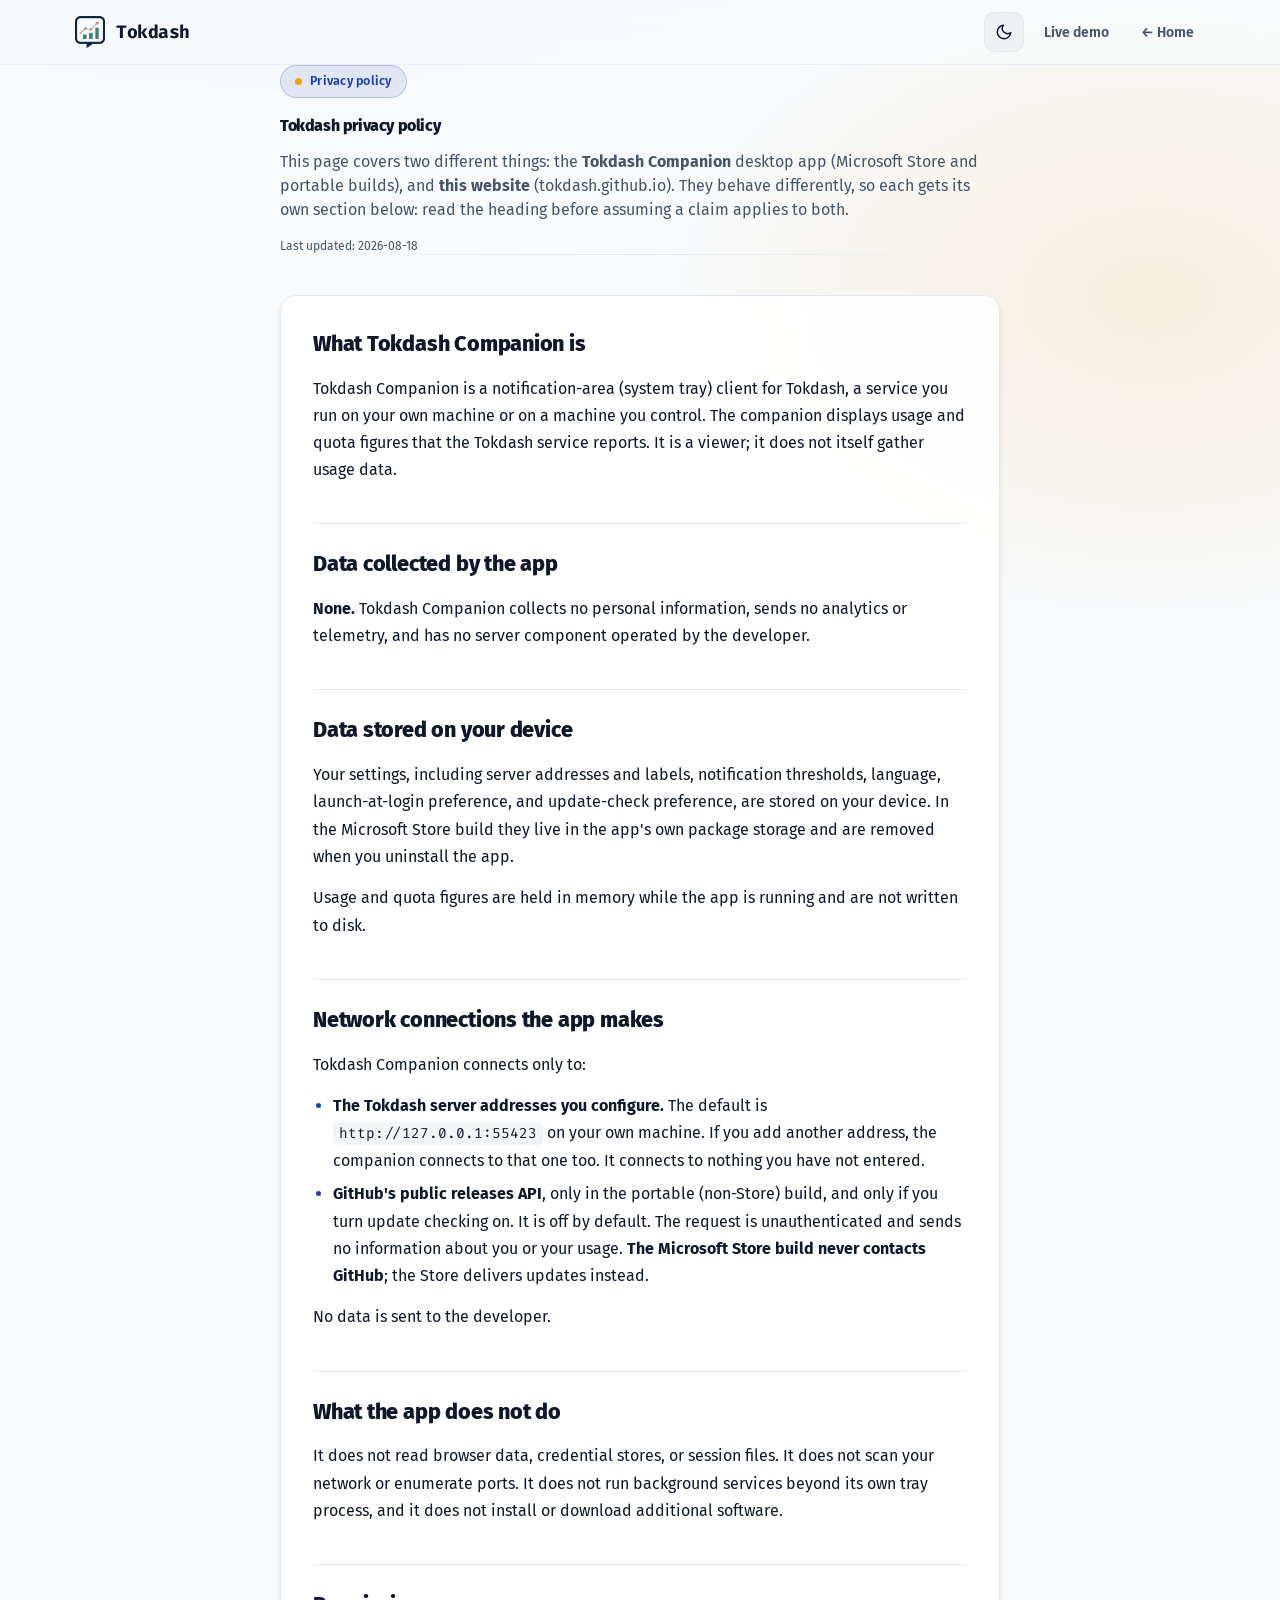
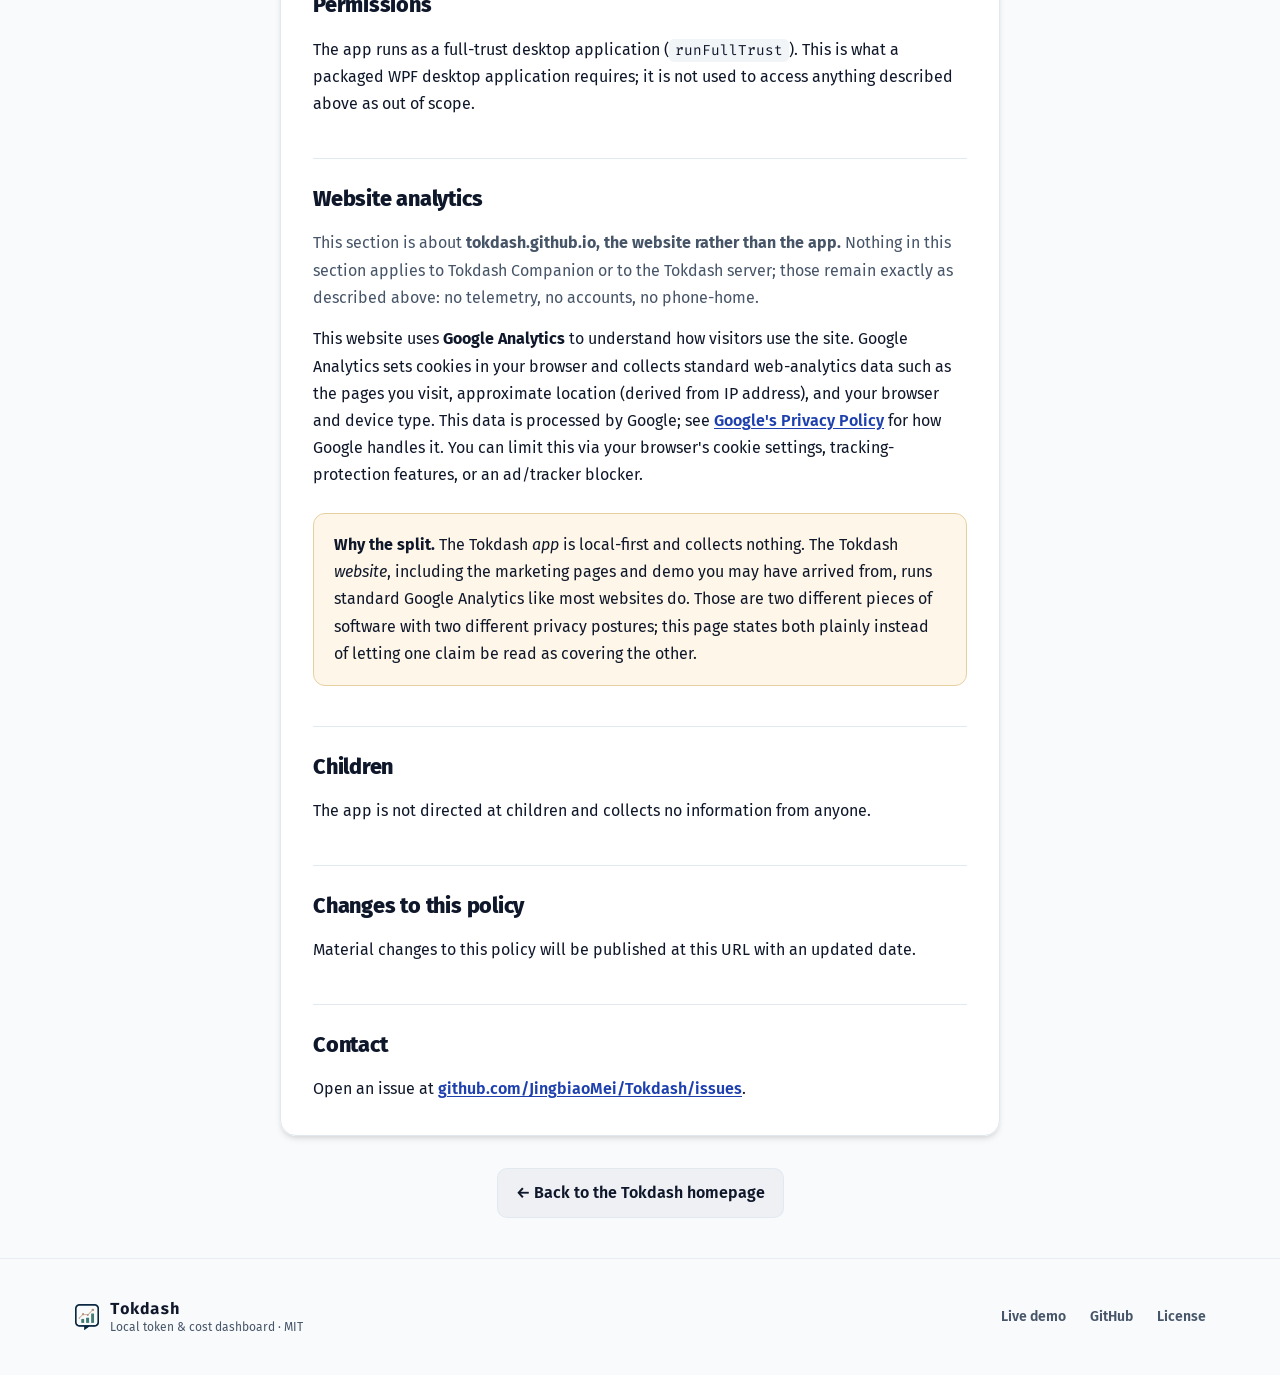
<file: privacy/index.html>
<!DOCTYPE html>
<html lang="en">
<head>
  <meta charset="UTF-8" />
  <meta name="viewport" content="width=device-width, initial-scale=1.0" />
  <meta name="theme-color" content="#1E40AF" />

  <title>Privacy Policy: Tokdash</title>
  <meta name="description" content="Privacy policy for Tokdash Companion (the desktop tray/menu-bar app) and for the tokdash.github.io website. Covers what data each one collects, and what it does not." />

  <link rel="icon" href="/static/icons/icon-192.png" sizes="192x192" />
  <link rel="canonical" href="https://tokdash.github.io/privacy/" />

  <!-- Open Graph -->
  <meta property="og:type" content="website" />
  <meta property="og:title" content="Privacy Policy: Tokdash" />
  <meta property="og:description" content="What Tokdash Companion collects (nothing) and what tokdash.github.io collects (standard website analytics)." />
  <meta property="og:url" content="https://tokdash.github.io/privacy/" />
  <meta property="og:image" content="https://tokdash.github.io/static/icons/icon-512.png" />
  <meta name="twitter:card" content="summary_large_image" />

  <!-- Fonts (Design System: Fira Code / Fira Sans) -->
  <link rel="preconnect" href="https://fonts.googleapis.com" />
  <link rel="preconnect" href="https://fonts.gstatic.com" crossorigin />
  <link href="https://fonts.googleapis.com/css2?family=Fira+Code:wght@400;500;600;700&family=Fira+Sans:wght@300;400;500;600;700&display=swap" rel="stylesheet" />

  <!-- Tailwind: prebuilt static CSS shared with the rest of the site -->
  <link rel="stylesheet" href="/static/landing.css" />
  <link rel="stylesheet" href="/static/lenis.css" />

  <!-- Avoid theme flash: set the class before paint (mirrors index.html) -->
  <script>
    (function () {
      document.documentElement.classList.add('js');
      try {
        var saved = localStorage.getItem('tokdash-site-theme');
        var dark = saved ? saved === 'dark'
          : (window.matchMedia && window.matchMedia('(prefers-color-scheme: dark)').matches);
        if (dark) document.documentElement.classList.add('dark');
      } catch (e) {}
    })();
  </script>

  <style>
    /* ---- Design tokens (mirrored from index.html) ---- */
    :root {
      --color-primary: #1E40AF;
      --color-secondary: #3B82F6;
      --color-cta: #F59E0B;
      --color-bg: #F8FAFC;
      --color-text: #0F172A;
      --color-muted: #475569;
      --color-border: #E2E8F0;
      --color-cost: #0F766E;
      --radius-md: 12px;
      --radius-lg: 16px;
      --t-fast: 180ms;
      --shadow-sm: 0 1px 2px rgba(0,0,0,0.05);
      --shadow-md: 0 8px 24px rgba(15, 23, 42, 0.08);
    }

    /* ---- Lenis smooth scroll ---- */
    html.lenis, html.lenis body { height: auto; }
    html, html.lenis { scroll-behavior: auto !important; }
    .lenis.lenis-smooth { scroll-behavior: auto !important; }
    .lenis.lenis-smooth [data-lenis-prevent] { overscroll-behavior: contain; }
    .lenis.lenis-stopped { overflow: clip; }
    .lenis.lenis-smooth iframe { pointer-events: none; }
    header, .card {
      transform: translateZ(0);
      -webkit-transform: translateZ(0);
    }
    html.dark {
      --color-primary: #60A5FA;
      --color-secondary: #93C5FD;
      --color-cta: #FBBF24;
      --color-bg: #0F172A;
      --color-text: #E2E8F0;
      --color-muted: #94A3B8;
      --color-border: #334155;
      --color-cost: #34D399;
      --shadow-sm: 0 1px 2px rgba(0,0,0,0.4);
      --shadow-md: 0 8px 24px rgba(0,0,0,0.4);
    }

    html, body { min-height: 100%; overflow-x: clip; }
    html { scroll-behavior: smooth; }

    body {
      font-family: "Fira Sans", ui-sans-serif, system-ui, -apple-system, Segoe UI, Roboto, Arial, "Noto Sans";
      background: radial-gradient(1200px 600px at 20% -10%, rgba(59,130,246,0.16), transparent 65%),
                  radial-gradient(900px 600px at 90% 10%, rgba(245,158,11,0.12), transparent 55%),
                  var(--color-bg);
      color: var(--color-text);
      -webkit-font-smoothing: antialiased;
    }
    html.dark body {
      background: radial-gradient(1200px 600px at 20% -10%, rgba(59,130,246,0.10), transparent 65%),
                  radial-gradient(900px 600px at 90% 10%, rgba(245,158,11,0.06), transparent 55%),
                  var(--color-bg);
    }

    .mono { font-family: "Fira Code", ui-monospace, SFMono-Regular, Menlo, Monaco, Consolas, monospace; }
    .text-muted { color: var(--color-muted); }

    .surface {
      background: rgba(255, 255, 255, 0.95);
      border: 1px solid var(--color-border);
      border-radius: var(--radius-lg);
      box-shadow: 0 4px 6px -1px rgba(0,0,0,0.1), 0 2px 4px -1px rgba(0,0,0,0.06);
    }
    html.dark .surface {
      background: rgba(30, 41, 59, 0.9);
      border-color: #334155;
      box-shadow: 0 4px 6px -1px rgba(0,0,0,0.3), 0 2px 4px -1px rgba(0,0,0,0.2);
    }

    .btn {
      display: inline-flex; align-items: center; justify-content: center; gap: 10px;
      border-radius: 10px; padding: 12px 18px; min-height: 48px;
      font-weight: 600; cursor: pointer; user-select: none; white-space: nowrap;
      transition: transform var(--t-fast) ease, box-shadow var(--t-fast) ease, background var(--t-fast) ease, border-color var(--t-fast) ease;
      text-decoration: none;
    }
    .btn-ghost {
      background: rgba(15, 23, 42, 0.04); color: var(--color-text);
      border: 1px solid rgba(226,232,240,0.9);
    }
    .btn-ghost:hover { background: rgba(15, 23, 42, 0.08); transform: translateY(-1px); border-color: rgba(30,64,175,0.3); }
    html.dark .btn-ghost { background: rgba(148,163,184,0.08); border-color: #475569; }
    html.dark .btn-ghost:hover { background: rgba(148,163,184,0.15); border-color: rgba(96,165,250,0.4); }

    .site-nav {
      position: sticky; top: 0; z-index: 50;
      backdrop-filter: blur(14px);
      background: color-mix(in srgb, var(--color-bg) 78%, transparent);
      border-bottom: 1px solid color-mix(in srgb, var(--color-border) 70%, transparent);
    }
    .nav-link {
      font-size: 14px; font-weight: 600; color: var(--color-muted);
      padding: 8px 12px; border-radius: 8px; transition: color var(--t-fast) ease, background var(--t-fast) ease;
    }
    .nav-link:hover { color: var(--color-text); background: rgba(30,64,175,0.06); }

    .divider-grad { height: 1px; background: linear-gradient(90deg, transparent, var(--color-border), transparent); }

    .chip {
      display: inline-flex; align-items: center; gap: 8px;
      padding: 6px 14px; border-radius: 999px; font-size: 12.5px; font-weight: 600;
      letter-spacing: 0.02em; color: var(--color-primary);
      background: color-mix(in srgb, var(--color-primary) 10%, transparent);
      border: 1px solid color-mix(in srgb, var(--color-primary) 24%, transparent);
    }

    /* ---- Policy article typography (page-local; not part of shared landing.css) ---- */
    .policy h2 {
      font-size: 1.35rem; font-weight: 800; letter-spacing: -0.01em;
      margin-top: 2.5rem; padding-top: 1.5rem;
      border-top: 1px solid var(--color-border);
    }
    .policy h2:first-of-type { margin-top: 0; padding-top: 0; border-top: none; }
    .policy p { margin-top: 0.9rem; line-height: 1.7; color: var(--color-text); }
    .policy p.lede { color: var(--color-muted); }
    .policy ul { margin-top: 0.9rem; padding-left: 1.25rem; line-height: 1.7; }
    .policy li { list-style: disc; margin-top: 0.4rem; }
    .policy li::marker { color: var(--color-primary); }
    .policy a { color: var(--color-primary); font-weight: 600; text-decoration: underline; text-underline-offset: 2px; }
    .policy code {
      font-family: "Fira Code", monospace; font-size: 0.9em;
      background: color-mix(in srgb, var(--color-border) 45%, transparent);
      padding: 0.15em 0.4em; border-radius: 5px;
    }
    .policy strong { font-weight: 700; }

    .callout {
      border-radius: var(--radius-md);
      border: 1px solid color-mix(in srgb, var(--color-primary) 26%, var(--color-border));
      background: color-mix(in srgb, var(--color-primary) 7%, transparent);
      padding: 1.1rem 1.25rem;
      margin-top: 1.5rem;
    }
    .callout p { margin-top: 0; }
    .callout p + p { margin-top: 0.6rem; }

    .callout-amber {
      border-color: color-mix(in srgb, var(--color-cta) 34%, var(--color-border));
      background: color-mix(in srgb, var(--color-cta) 9%, transparent);
    }
  </style>
</head>
<body>

  <header class="site-nav">
    <div class="max-w-[1180px] mx-auto px-4 sm:px-6 h-16 flex items-center justify-between gap-4">
      <a href="/" class="flex items-center gap-2.5 shrink-0">
        <img src="/static/icons/logo.png" alt="Tokdash logo" width="32" height="32" style="width:32px;height:32px;object-fit:contain;" />
        <span class="mono text-lg font-extrabold tracking-tight">Tokdash</span>
      </a>
      <div class="flex items-center gap-2">
        <button id="themeToggle" class="btn btn-ghost" style="min-height:40px;padding:8px 10px;" aria-label="Toggle dark mode">
          <svg id="iconMoon" width="18" height="18" viewBox="0 0 24 24" fill="none" aria-hidden="true"><path d="M21 12.79A9 9 0 1 1 11.21 3 7 7 0 0 0 21 12.79z" stroke="currentColor" stroke-width="2" stroke-linecap="round" stroke-linejoin="round"/></svg>
          <svg id="iconSun" width="18" height="18" viewBox="0 0 24 24" fill="none" aria-hidden="true" style="display:none;"><circle cx="12" cy="12" r="5" stroke="currentColor" stroke-width="2"/><path d="M12 1v2M12 21v2M4.22 4.22l1.42 1.42M18.36 18.36l1.42 1.42M1 12h2M21 12h2M4.22 19.78l1.42-1.42M18.36 5.64l1.42-1.42" stroke="currentColor" stroke-width="2" stroke-linecap="round"/></svg>
        </button>
        <a href="/demo/" class="nav-link">Live demo</a>
        <a href="/" class="nav-link">← Home</a>
      </div>
    </div>
  </header>

  <main>
    <section class="max-w-3xl mx-auto px-4 sm:px-6 pt-12 pb-4">
      <span class="chip"><span class="dot" style="width:7px;height:7px;border-radius:50%;background:var(--color-cta);display:inline-block;"></span> Privacy policy</span>
      <h1 class="text-3xl sm:text-4xl font-extrabold tracking-tight mt-4">Tokdash privacy policy</h1>
      <p class="text-muted mt-3">
        This page covers two different things: the <strong>Tokdash Companion</strong> desktop
        app (Microsoft Store and portable builds), and <strong>this website</strong>
        (tokdash.github.io). They behave differently, so each gets its own section below:
        read the heading before assuming a claim applies to both.
      </p>
      <p class="text-xs text-muted mt-4">Last updated: 2026-08-18</p>
    </section>

    <div class="max-w-3xl mx-auto px-4 sm:px-6"><div class="divider-grad"></div></div>

    <section class="max-w-3xl mx-auto px-4 sm:px-6 py-10">
      <article class="policy surface" style="padding: 2rem;">

        <h2>What Tokdash Companion is</h2>
        <p>
          Tokdash Companion is a notification-area (system tray) client for Tokdash, a
          service you run on your own machine or on a machine you control. The companion
          displays usage and quota figures that the Tokdash service reports. It is a
          viewer; it does not itself gather usage data.
        </p>

        <h2>Data collected by the app</h2>
        <p>
          <strong>None.</strong> Tokdash Companion collects no personal information, sends
          no analytics or telemetry, and has no server component operated by the
          developer.
        </p>

        <h2>Data stored on your device</h2>
        <p>
          Your settings, including server addresses and labels, notification thresholds, language,
          launch-at-login preference, and update-check preference, are stored on your
          device. In the Microsoft Store build they live in the app's own package storage
          and are removed when you uninstall the app.
        </p>
        <p>
          Usage and quota figures are held in memory while the app is running and are not
          written to disk.
        </p>

        <h2>Network connections the app makes</h2>
        <p>Tokdash Companion connects only to:</p>
        <ul>
          <li>
            <strong>The Tokdash server addresses you configure.</strong> The default is
            <code>http://127.0.0.1:55423</code> on your own machine. If you add another
            address, the companion connects to that one too. It connects to nothing you
            have not entered.
          </li>
          <li>
            <strong>GitHub's public releases API</strong>, only in the portable
            (non-Store) build, and only if you turn update checking on. It is off by
            default. The request is unauthenticated and sends no information about you or
            your usage. <strong>The Microsoft Store build never contacts GitHub</strong>;
            the Store delivers updates instead.
          </li>
        </ul>
        <p>No data is sent to the developer.</p>

        <h2>What the app does not do</h2>
        <p>
          It does not read browser data, credential stores, or session files. It does not
          scan your network or enumerate ports. It does not run background services
          beyond its own tray process, and it does not install or download additional
          software.
        </p>

        <h2>Permissions</h2>
        <p>
          The app runs as a full-trust desktop application (<code>runFullTrust</code>).
          This is what a packaged WPF desktop application requires; it is not used to
          access anything described above as out of scope.
        </p>

        <h2>Website analytics</h2>
        <p class="lede">
          This section is about <strong>tokdash.github.io, the website rather than the app.</strong>
          Nothing in this section applies to Tokdash Companion or to the Tokdash server;
          those remain exactly as described above: no telemetry, no accounts, no
          phone-home.
        </p>
        <p>
          This website uses <strong>Google Analytics</strong> to understand how visitors
          use the site. Google Analytics sets cookies in your browser and collects
          standard web-analytics data such as the pages you visit, approximate location
          (derived from IP address), and your browser and device type. This data is
          processed by Google; see
          <a href="https://policies.google.com/privacy" target="_blank" rel="noopener">Google's Privacy Policy</a>
          for how Google handles it. You can limit this via your browser's cookie
          settings, tracking-protection features, or an ad/tracker blocker.
        </p>
        <div class="callout callout-amber">
          <p>
            <strong>Why the split.</strong> The Tokdash <em>app</em> is local-first and
            collects nothing. The Tokdash <em>website</em>, including the marketing pages and demo
            you may have arrived from, runs standard Google Analytics like most websites
            do. Those are two different pieces of software with two different privacy
            postures; this page states both plainly instead of letting one claim be read
            as covering the other.
          </p>
        </div>

        <h2>Children</h2>
        <p>The app is not directed at children and collects no information from anyone.</p>

        <h2>Changes to this policy</h2>
        <p>Material changes to this policy will be published at this URL with an updated date.</p>

        <h2>Contact</h2>
        <p>
          Open an issue at
          <a href="https://github.com/JingbiaoMei/Tokdash/issues" target="_blank" rel="noopener">github.com/JingbiaoMei/Tokdash/issues</a>.
        </p>

      </article>

      <p class="text-center mt-8">
        <a href="/" class="btn btn-ghost">← Back to the Tokdash homepage</a>
      </p>
    </section>
  </main>

  <footer class="border-t" style="border-color: color-mix(in srgb, var(--color-border) 70%, transparent);">
    <div class="max-w-[1180px] mx-auto px-4 sm:px-6 py-10 flex flex-col sm:flex-row items-center justify-between gap-6">
      <div class="flex items-center gap-2.5">
        <img src="/static/icons/logo.png" alt="" width="26" height="26" style="width:26px;height:26px;object-fit:contain;" />
        <div>
          <div class="mono font-extrabold leading-tight">Tokdash</div>
          <div class="text-xs text-muted">Local token &amp; cost dashboard · MIT</div>
        </div>
      </div>
      <nav class="flex flex-wrap items-center justify-center gap-x-6 gap-y-2 text-sm" aria-label="Footer">
        <a href="/demo/" class="nav-link" style="padding:6px 0;">Live demo</a>
        <a href="https://github.com/JingbiaoMei/Tokdash" target="_blank" rel="noopener" class="nav-link" style="padding:6px 0;">GitHub</a>
        <a href="https://github.com/JingbiaoMei/Tokdash/blob/main/LICENSE" target="_blank" rel="noopener" class="nav-link" style="padding:6px 0;">License</a>
      </nav>
    </div>
  </footer>

  <script>
    // ---- Theme toggle (mirrors index.html) ----
    (function () {
      var root = document.documentElement;
      var moon = document.getElementById('iconMoon');
      var sun = document.getElementById('iconSun');
      function sync() {
        var dark = root.classList.contains('dark');
        moon.style.display = dark ? 'none' : 'block';
        sun.style.display = dark ? 'block' : 'none';
      }
      sync();
      document.getElementById('themeToggle').addEventListener('click', function () {
        root.classList.toggle('dark');
        try { localStorage.setItem('tokdash-site-theme', root.classList.contains('dark') ? 'dark' : 'light'); } catch (e) {}
        sync();
      });
    })();
  </script>

  <!-- Lenis Smooth Scrolling -->
  <script src="/static/lenis.min.js"></script>
  <script>
    (function () {
      if (window.matchMedia && window.matchMedia('(prefers-reduced-motion: reduce)').matches) return;
      if (typeof Lenis === 'undefined') return;
      var lenis = new Lenis({
        lerp: 0.12,
        wheelMultiplier: 1.0,
        touchMultiplier: 1.5,
        smoothWheel: true,
      });
      function raf(time) { lenis.raf(time); requestAnimationFrame(raf); }
      requestAnimationFrame(raf);
      window.__lenis = lenis;
    })();
  </script>
</body>
</html>
</file>
<file: static/landing.css>
*,:after,:before{--tw-border-spacing-x:0;--tw-border-spacing-y:0;--tw-translate-x:0;--tw-translate-y:0;--tw-rotate:0;--tw-skew-x:0;--tw-skew-y:0;--tw-scale-x:1;--tw-scale-y:1;--tw-pan-x: ;--tw-pan-y: ;--tw-pinch-zoom: ;--tw-scroll-snap-strictness:proximity;--tw-gradient-from-position: ;--tw-gradient-via-position: ;--tw-gradient-to-position: ;--tw-ordinal: ;--tw-slashed-zero: ;--tw-numeric-figure: ;--tw-numeric-spacing: ;--tw-numeric-fraction: ;--tw-ring-inset: ;--tw-ring-offset-width:0px;--tw-ring-offset-color:#fff;--tw-ring-color:rgba(59,130,246,.5);--tw-ring-offset-shadow:0 0 #0000;--tw-ring-shadow:0 0 #0000;--tw-shadow:0 0 #0000;--tw-shadow-colored:0 0 #0000;--tw-blur: ;--tw-brightness: ;--tw-contrast: ;--tw-grayscale: ;--tw-hue-rotate: ;--tw-invert: ;--tw-saturate: ;--tw-sepia: ;--tw-drop-shadow: ;--tw-backdrop-blur: ;--tw-backdrop-brightness: ;--tw-backdrop-contrast: ;--tw-backdrop-grayscale: ;--tw-backdrop-hue-rotate: ;--tw-backdrop-invert: ;--tw-backdrop-opacity: ;--tw-backdrop-saturate: ;--tw-backdrop-sepia: ;--tw-contain-size: ;--tw-contain-layout: ;--tw-contain-paint: ;--tw-contain-style: }::backdrop{--tw-border-spacing-x:0;--tw-border-spacing-y:0;--tw-translate-x:0;--tw-translate-y:0;--tw-rotate:0;--tw-skew-x:0;--tw-skew-y:0;--tw-scale-x:1;--tw-scale-y:1;--tw-pan-x: ;--tw-pan-y: ;--tw-pinch-zoom: ;--tw-scroll-snap-strictness:proximity;--tw-gradient-from-position: ;--tw-gradient-via-position: ;--tw-gradient-to-position: ;--tw-ordinal: ;--tw-slashed-zero: ;--tw-numeric-figure: ;--tw-numeric-spacing: ;--tw-numeric-fraction: ;--tw-ring-inset: ;--tw-ring-offset-width:0px;--tw-ring-offset-color:#fff;--tw-ring-color:rgba(59,130,246,.5);--tw-ring-offset-shadow:0 0 #0000;--tw-ring-shadow:0 0 #0000;--tw-shadow:0 0 #0000;--tw-shadow-colored:0 0 #0000;--tw-blur: ;--tw-brightness: ;--tw-contrast: ;--tw-grayscale: ;--tw-hue-rotate: ;--tw-invert: ;--tw-saturate: ;--tw-sepia: ;--tw-drop-shadow: ;--tw-backdrop-blur: ;--tw-backdrop-brightness: ;--tw-backdrop-contrast: ;--tw-backdrop-grayscale: ;--tw-backdrop-hue-rotate: ;--tw-backdrop-invert: ;--tw-backdrop-opacity: ;--tw-backdrop-saturate: ;--tw-backdrop-sepia: ;--tw-contain-size: ;--tw-contain-layout: ;--tw-contain-paint: ;--tw-contain-style: }/*! tailwindcss v3.4.19 | MIT License | https://tailwindcss.com*/*,:after,:before{box-sizing:border-box;border:0 solid #e5e7eb}:after,:before{--tw-content:""}:host,html{line-height:1.5;-webkit-text-size-adjust:100%;-moz-tab-size:4;-o-tab-size:4;tab-size:4;font-family:ui-sans-serif,system-ui,sans-serif,Apple Color Emoji,Segoe UI Emoji,Segoe UI Symbol,Noto Color Emoji;font-feature-settings:normal;font-variation-settings:normal;-webkit-tap-highlight-color:transparent}body{margin:0;line-height:inherit}hr{height:0;color:inherit;border-top-width:1px}abbr:where([title]){-webkit-text-decoration:underline dotted;text-decoration:underline dotted}h1,h2,h3,h4,h5,h6{font-size:inherit;font-weight:inherit}a{color:inherit;text-decoration:inherit}b,strong{font-weight:bolder}code,kbd,pre,samp{font-family:ui-monospace,SFMono-Regular,Menlo,Monaco,Consolas,Liberation Mono,Courier New,monospace;font-feature-settings:normal;font-variation-settings:normal;font-size:1em}small{font-size:80%}sub,sup{font-size:75%;line-height:0;position:relative;vertical-align:baseline}sub{bottom:-.25em}sup{top:-.5em}table{text-indent:0;border-color:inherit;border-collapse:collapse}button,input,optgroup,select,textarea{font-family:inherit;font-feature-settings:inherit;font-variation-settings:inherit;font-size:100%;font-weight:inherit;line-height:inherit;letter-spacing:inherit;color:inherit;margin:0;padding:0}button,select{text-transform:none}button,input:where([type=button]),input:where([type=reset]),input:where([type=submit]){-webkit-appearance:button;background-color:transparent;background-image:none}:-moz-focusring{outline:auto}:-moz-ui-invalid{box-shadow:none}progress{vertical-align:baseline}::-webkit-inner-spin-button,::-webkit-outer-spin-button{height:auto}[type=search]{-webkit-appearance:textfield;outline-offset:-2px}::-webkit-search-decoration{-webkit-appearance:none}::-webkit-file-upload-button{-webkit-appearance:button;font:inherit}summary{display:list-item}blockquote,dd,dl,figure,h1,h2,h3,h4,h5,h6,hr,p,pre{margin:0}fieldset{margin:0}fieldset,legend{padding:0}menu,ol,ul{list-style:none;margin:0;padding:0}dialog{padding:0}textarea{resize:vertical}input::-moz-placeholder,textarea::-moz-placeholder{opacity:1;color:#9ca3af}input::placeholder,textarea::placeholder{opacity:1;color:#9ca3af}[role=button],button{cursor:pointer}:disabled{cursor:default}audio,canvas,embed,iframe,img,object,svg,video{display:block;vertical-align:middle}img,video{max-width:100%;height:auto}[hidden]:where(:not([hidden=until-found])){display:none}.\!container{width:100%!important}.container{width:100%}@media (min-width:640px){.\!container{max-width:640px!important}.container{max-width:640px}}@media (min-width:768px){.\!container{max-width:768px!important}.container{max-width:768px}}@media (min-width:1024px){.\!container{max-width:1024px!important}.container{max-width:1024px}}@media (min-width:1280px){.\!container{max-width:1280px!important}.container{max-width:1280px}}@media (min-width:1536px){.\!container{max-width:1536px!important}.container{max-width:1536px}}.visible{visibility:visible}.invisible{visibility:hidden}.collapse{visibility:collapse}.static{position:static}.fixed{position:fixed}.absolute{position:absolute}.relative{position:relative}.sticky{position:sticky}.isolate{isolation:isolate}.mx-auto{margin-left:auto;margin-right:auto}.mb-2{margin-bottom:.5rem}.mb-3{margin-bottom:.75rem}.mb-4{margin-bottom:1rem}.ml-2{margin-left:.5rem}.ml-auto{margin-left:auto}.mt-0\.5{margin-top:.125rem}.mt-1{margin-top:.25rem}.mt-10{margin-top:2.5rem}.mt-12{margin-top:3rem}.mt-2{margin-top:.5rem}.mt-3{margin-top:.75rem}.mt-4{margin-top:1rem}.mt-5{margin-top:1.25rem}.mt-7{margin-top:1.75rem}.mt-8{margin-top:2rem}.block{display:block}.inline-block{display:inline-block}.inline{display:inline}.flex{display:flex}.table{display:table}.grid{display:grid}.hidden{display:none}.h-16{height:4rem}.max-w-2xl{max-width:42rem}.max-w-3xl{max-width:48rem}.max-w-\[1180px\]{max-width:1180px}.max-w-md{max-width:28rem}.max-w-xl{max-width:36rem}.flex-shrink{flex-shrink:1}.shrink-0{flex-shrink:0}.grow{flex-grow:1}.border-collapse{border-collapse:collapse}.transform{transform:translate(var(--tw-translate-x),var(--tw-translate-y)) rotate(var(--tw-rotate)) skewX(var(--tw-skew-x)) skewY(var(--tw-skew-y)) scaleX(var(--tw-scale-x)) scaleY(var(--tw-scale-y))}.resize{resize:both}.grid-cols-2{grid-template-columns:repeat(2,minmax(0,1fr))}.flex-col{flex-direction:column}.flex-wrap{flex-wrap:wrap}.items-center{align-items:center}.justify-center{justify-content:center}.justify-between{justify-content:space-between}.gap-1{gap:.25rem}.gap-10{gap:2.5rem}.gap-12{gap:3rem}.gap-2{gap:.5rem}.gap-2\.5{gap:.625rem}.gap-3{gap:.75rem}.gap-4{gap:1rem}.gap-5{gap:1.25rem}.gap-6{gap:1.5rem}.gap-x-6{-moz-column-gap:1.5rem;column-gap:1.5rem}.gap-y-2{row-gap:.5rem}.space-y-4>:not([hidden])~:not([hidden]){--tw-space-y-reverse:0;margin-top:calc(1rem*(1 - var(--tw-space-y-reverse)));margin-bottom:calc(1rem*var(--tw-space-y-reverse))}.space-y-5>:not([hidden])~:not([hidden]){--tw-space-y-reverse:0;margin-top:calc(1.25rem*(1 - var(--tw-space-y-reverse)));margin-bottom:calc(1.25rem*var(--tw-space-y-reverse))}.overflow-hidden{overflow:hidden}.text-wrap{text-wrap:wrap}.rounded-md{border-radius:.375rem}.border{border-width:1px}.border-t{border-top-width:1px}.p-4{padding:1rem}.p-6{padding:1.5rem}.p-8{padding:2rem}.px-2\.5{padding-left:.625rem;padding-right:.625rem}.px-4{padding-left:1rem;padding-right:1rem}.py-1{padding-top:.25rem;padding-bottom:.25rem}.py-10{padding-top:2.5rem;padding-bottom:2.5rem}.py-14{padding-top:3.5rem;padding-bottom:3.5rem}.pb-10{padding-bottom:2.5rem}.pb-8{padding-bottom:2rem}.pt-14{padding-top:3.5rem}.text-center{text-align:center}.text-2xl{font-size:1.5rem;line-height:2rem}.text-\[11px\]{font-size:11px}.text-\[15px\]{font-size:15px}.text-\[2\.4rem\]{font-size:2.4rem}.text-base{font-size:1rem;line-height:1.5rem}.text-lg{font-size:1.125rem;line-height:1.75rem}.text-sm{font-size:.875rem;line-height:1.25rem}.text-xs{font-size:.75rem;line-height:1rem}.font-bold{font-weight:700}.font-extrabold{font-weight:800}.font-semibold{font-weight:600}.uppercase{text-transform:uppercase}.leading-\[1\.08\]{line-height:1.08}.leading-tight{line-height:1.25}.tracking-tight{letter-spacing:-.025em}.underline{text-decoration-line:underline}.antialiased{-webkit-font-smoothing:antialiased;-moz-osx-font-smoothing:grayscale}.shadow{--tw-shadow:0 1px 3px 0 rgba(0,0,0,.1),0 1px 2px -1px rgba(0,0,0,.1);--tw-shadow-colored:0 1px 3px 0 var(--tw-shadow-color),0 1px 2px -1px var(--tw-shadow-color);box-shadow:var(--tw-ring-offset-shadow,0 0 #0000),var(--tw-ring-shadow,0 0 #0000),var(--tw-shadow)}.outline{outline-style:solid}.ring{--tw-ring-offset-shadow:var(--tw-ring-inset) 0 0 0 var(--tw-ring-offset-width) var(--tw-ring-offset-color);--tw-ring-shadow:var(--tw-ring-inset) 0 0 0 calc(3px + var(--tw-ring-offset-width)) var(--tw-ring-color);box-shadow:var(--tw-ring-offset-shadow),var(--tw-ring-shadow),var(--tw-shadow,0 0 #0000)}.blur{--tw-blur:blur(8px)}.blur,.invert{filter:var(--tw-blur) var(--tw-brightness) var(--tw-contrast) var(--tw-grayscale) var(--tw-hue-rotate) var(--tw-invert) var(--tw-saturate) var(--tw-sepia) var(--tw-drop-shadow)}.invert{--tw-invert:invert(100%)}.filter{filter:var(--tw-blur) var(--tw-brightness) var(--tw-contrast) var(--tw-grayscale) var(--tw-hue-rotate) var(--tw-invert) var(--tw-saturate) var(--tw-sepia) var(--tw-drop-shadow)}.backdrop-filter{-webkit-backdrop-filter:var(--tw-backdrop-blur) var(--tw-backdrop-brightness) var(--tw-backdrop-contrast) var(--tw-backdrop-grayscale) var(--tw-backdrop-hue-rotate) var(--tw-backdrop-invert) var(--tw-backdrop-opacity) var(--tw-backdrop-saturate) var(--tw-backdrop-sepia);backdrop-filter:var(--tw-backdrop-blur) var(--tw-backdrop-brightness) var(--tw-backdrop-contrast) var(--tw-backdrop-grayscale) var(--tw-backdrop-hue-rotate) var(--tw-backdrop-invert) var(--tw-backdrop-opacity) var(--tw-backdrop-saturate) var(--tw-backdrop-sepia)}.transition{transition-property:color,background-color,border-color,text-decoration-color,fill,stroke,opacity,box-shadow,transform,filter,-webkit-backdrop-filter;transition-property:color,background-color,border-color,text-decoration-color,fill,stroke,opacity,box-shadow,transform,filter,backdrop-filter;transition-property:color,background-color,border-color,text-decoration-color,fill,stroke,opacity,box-shadow,transform,filter,backdrop-filter,-webkit-backdrop-filter;transition-timing-function:cubic-bezier(.4,0,.2,1);transition-duration:.15s}.ease-in{transition-timing-function:cubic-bezier(.4,0,1,1)}@media (min-width:640px){.sm\:inline{display:inline}.sm\:grid-cols-2{grid-template-columns:repeat(2,minmax(0,1fr))}.sm\:flex-row{flex-direction:row}.sm\:p-10{padding:2.5rem}.sm\:p-5{padding:1.25rem}.sm\:px-6{padding-left:1.5rem;padding-right:1.5rem}.sm\:text-3xl{font-size:1.875rem;line-height:2.25rem}.sm\:text-5xl{font-size:3rem;line-height:1}.sm\:text-lg{font-size:1.125rem;line-height:1.75rem}}@media (min-width:768px){.md\:flex{display:flex}}@media (min-width:1024px){.lg\:grid-cols-2{grid-template-columns:repeat(2,minmax(0,1fr))}.lg\:grid-cols-3{grid-template-columns:repeat(3,minmax(0,1fr))}.lg\:gap-10{gap:2.5rem}.lg\:gap-14{gap:3.5rem}.lg\:py-20{padding-top:5rem;padding-bottom:5rem}.lg\:pb-16{padding-bottom:4rem}.lg\:pt-20{padding-top:5rem}.lg\:text-\[3\.4rem\]{font-size:3.4rem}}
</file>
<file: static/lenis.css>
html.lenis,
html.lenis body {
    height: auto
}

.lenis.lenis-smooth [data-lenis-prevent] {
    overscroll-behavior: contain
}

.lenis.lenis-stopped {
    overflow: clip
}

.lenis.lenis-smooth iframe {
    pointer-events: none
}
</file>
